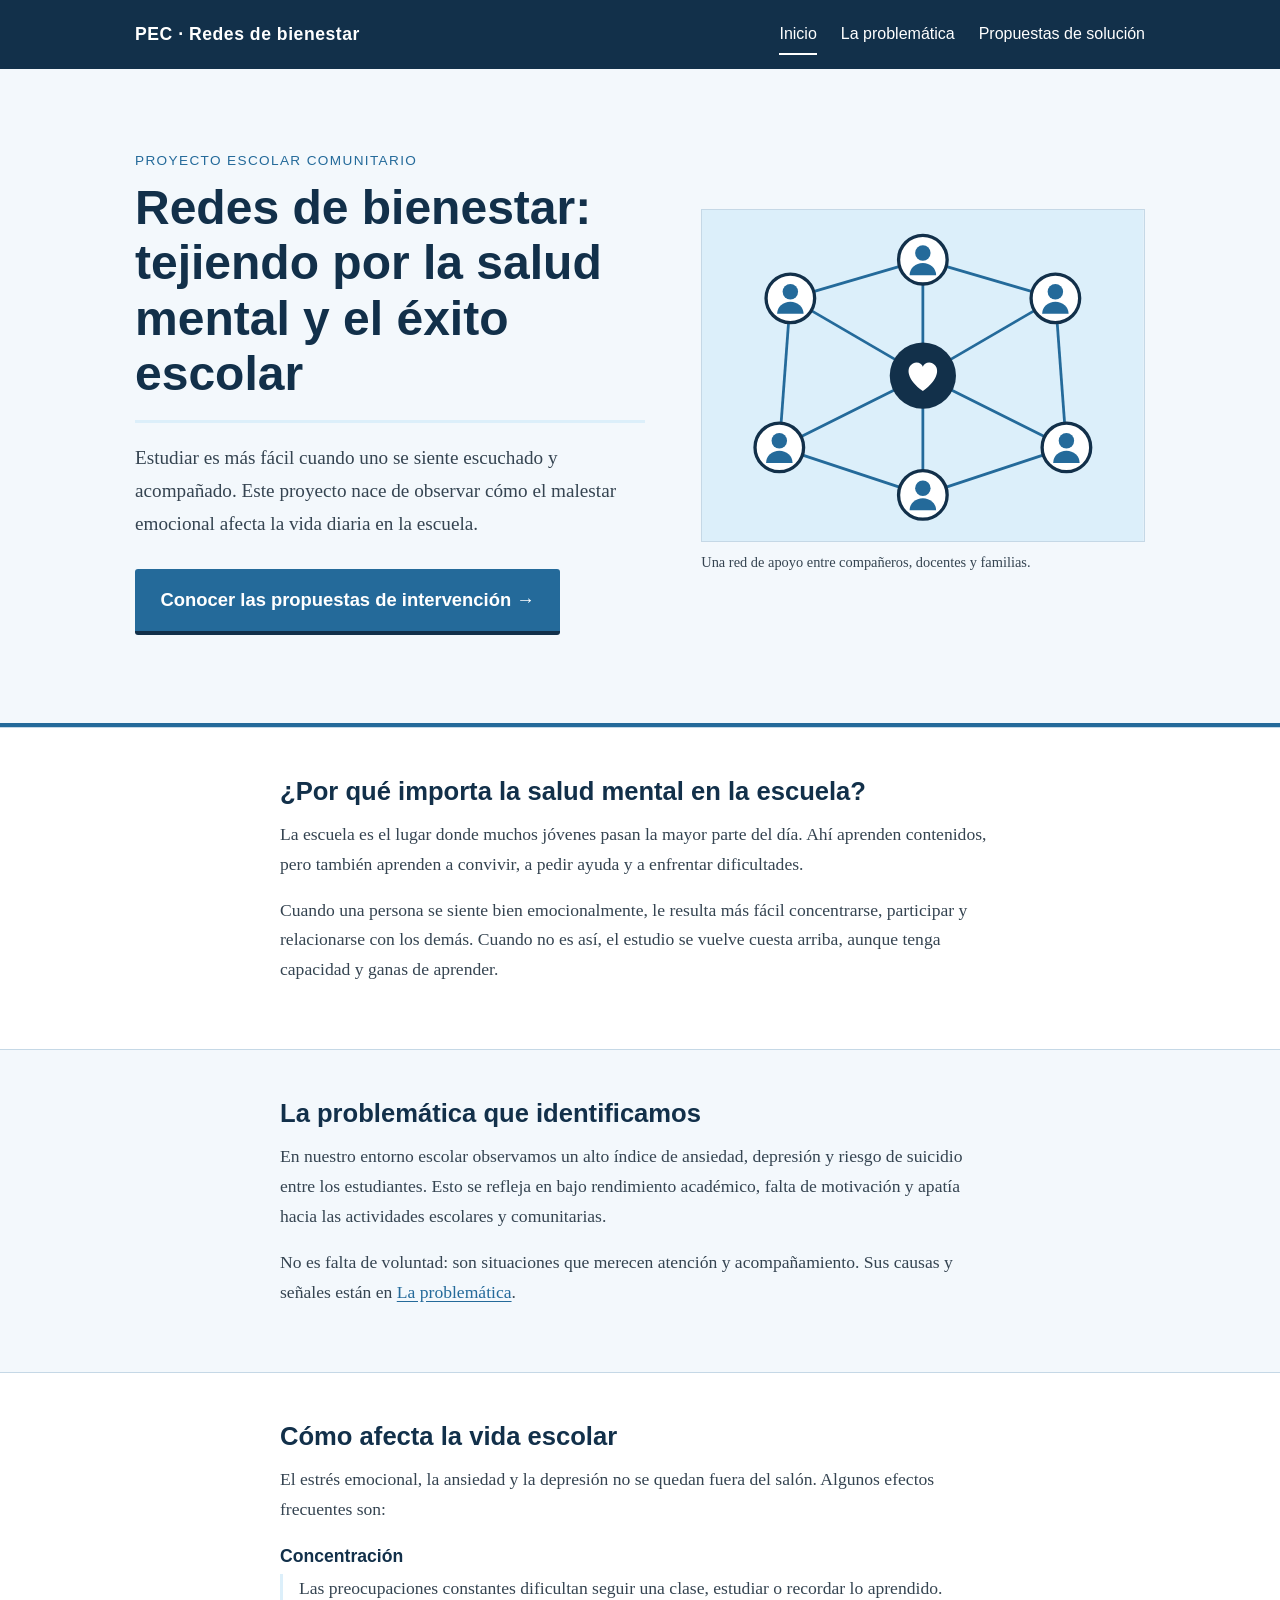
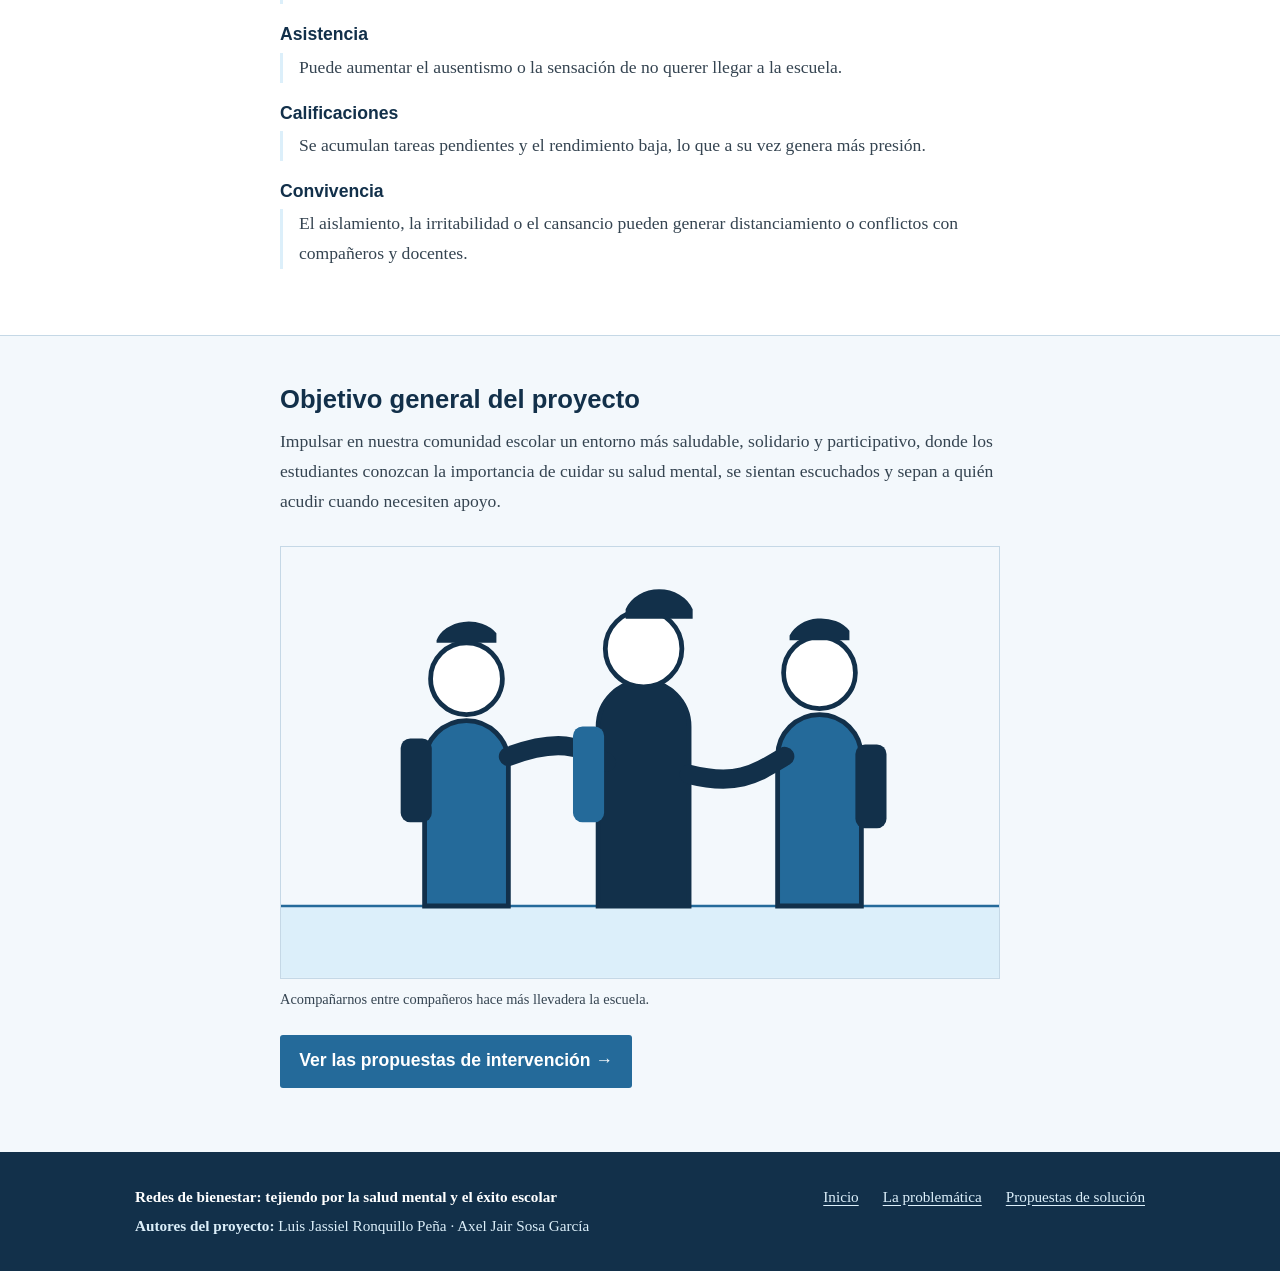
<file: index.html>
<!DOCTYPE html>
<html lang="es">
<head>
  <meta charset="UTF-8">
  <meta name="viewport" content="width=device-width, initial-scale=1">
  <title>Inicio | Redes de bienestar</title>
  <meta name="description" content="Proyecto Escolar Comunitario sobre salud mental y éxito escolar.">
  <link rel="stylesheet" href="estilos.css">
  <script src="script.js" defer></script>
</head>
<body>

  <header class="encabezado">
    <div class="contenedor encabezado-interno">
      <p class="nombre-proyecto">PEC · Redes de bienestar</p>
      <nav aria-label="Menú principal">
        <ul class="menu">
          <li><a href="index.html" aria-current="page">Inicio</a></li>
          <li><a href="problematica.html">La problemática</a></li>
          <li><a href="propuestas.html">Propuestas de solución</a></li>
        </ul>
      </nav>
    </div>
  </header>

  <main>

    <section class="portada" aria-labelledby="titulo-portada">
      <div class="contenedor portada-interna">
        <div class="portada-texto">
          <p class="etiqueta">Proyecto Escolar Comunitario</p>
          <h1 id="titulo-portada">Redes de bienestar: tejiendo por la salud mental y el éxito escolar</h1>
          <p class="entrada">Estudiar es más fácil cuando uno se siente escuchado y acompañado. Este proyecto nace de observar cómo el malestar emocional afecta la vida diaria en la escuela.</p>
          <a class="enlace-destacado enlace-grande" href="propuestas.html">Conocer las propuestas de intervención <span class="flecha" aria-hidden="true">→</span></a>
        </div>
        <figure class="portada-imagen">
          <svg class="red-estudiantes" viewBox="0 0 400 300" xmlns="http://www.w3.org/2000/svg" role="img" aria-labelledby="t-red-apoyo d-red-apoyo"><title id="t-red-apoyo">Red de estudiantes conectados</title><desc id="d-red-apoyo">Seis figuras de estudiantes unidas por líneas alrededor de un círculo central con un corazón.</desc>
<rect width="400" height="300" fill="#DCEFFA"/>
<g stroke="#246A9A" stroke-width="2.5"><line x1="200" y1="150" x2="80" y2="80"/><line x1="200" y1="150" x2="320" y2="80"/><line x1="200" y1="150" x2="70" y2="215"/><line x1="200" y1="150" x2="330" y2="215"/><line x1="200" y1="150" x2="200" y2="45"/><line x1="200" y1="150" x2="200" y2="258"/><line x1="80" y1="80" x2="200" y2="45"/><line x1="200" y1="45" x2="320" y2="80"/><line x1="320" y1="80" x2="330" y2="215"/><line x1="330" y1="215" x2="200" y2="258"/><line x1="200" y1="258" x2="70" y2="215"/><line x1="70" y1="215" x2="80" y2="80"/></g>
<circle cx="200" cy="150" r="30" fill="#12304A"/><path d="M200 164 C186 154 184 143 191 139 C195 137 199 139 200 142 C201 139 205 137 209 139 C216 143 214 154 200 164 Z" fill="#FFFFFF"/>
<g fill="#FFFFFF" stroke="#12304A" stroke-width="3"><circle cx="80" cy="80" r="22"/><circle cx="320" cy="80" r="22"/><circle cx="70" cy="215" r="22"/><circle cx="330" cy="215" r="22"/><circle cx="200" cy="45" r="22"/><circle cx="200" cy="258" r="22"/></g>
<g fill="#246A9A"><circle cx="80" cy="74" r="7"/><path d="M68 94a12 11 0 0 1 24 0z"/><circle cx="320" cy="74" r="7"/><path d="M308 94a12 11 0 0 1 24 0z"/><circle cx="70" cy="209" r="7"/><path d="M58 229a12 11 0 0 1 24 0z"/><circle cx="330" cy="209" r="7"/><path d="M318 229a12 11 0 0 1 24 0z"/><circle cx="200" cy="39" r="7"/><path d="M188 59a12 11 0 0 1 24 0z"/><circle cx="200" cy="252" r="7"/><path d="M188 272a12 11 0 0 1 24 0z"/></g></svg>
          <figcaption>Una red de apoyo entre compañeros, docentes y familias.</figcaption>
        </figure>
      </div>
    </section>

    <section class="seccion">
      <div class="contenedor texto-ancho">
        <h2>¿Por qué importa la salud mental en la escuela?</h2>
        <p>La escuela es el lugar donde muchos jóvenes pasan la mayor parte del día. Ahí aprenden contenidos, pero también aprenden a convivir, a pedir ayuda y a enfrentar dificultades.</p>
        <p>Cuando una persona se siente bien emocionalmente, le resulta más fácil concentrarse, participar y relacionarse con los demás. Cuando no es así, el estudio se vuelve cuesta arriba, aunque tenga capacidad y ganas de aprender.</p>
      </div>
    </section>

    <section class="seccion fondo-suave">
      <div class="contenedor texto-ancho">
        <h2>La problemática que identificamos</h2>
        <p>En nuestro entorno escolar observamos un alto índice de ansiedad, depresión y riesgo de suicidio entre los estudiantes. Esto se refleja en bajo rendimiento académico, falta de motivación y apatía hacia las actividades escolares y comunitarias.</p>
        <p>No es falta de voluntad: son situaciones que merecen atención y acompañamiento. Sus causas y señales están en <a href="problematica.html">La problemática</a>.</p>
      </div>
    </section>

    <section class="seccion">
      <div class="contenedor texto-ancho">
        <h2>Cómo afecta la vida escolar</h2>
        <p>El estrés emocional, la ansiedad y la depresión no se quedan fuera del salón. Algunos efectos frecuentes son:</p>
        <dl class="definiciones">
          <dt>Concentración</dt>
          <dd>Las preocupaciones constantes dificultan seguir una clase, estudiar o recordar lo aprendido.</dd>
          <dt>Asistencia</dt>
          <dd>Puede aumentar el ausentismo o la sensación de no querer llegar a la escuela.</dd>
          <dt>Calificaciones</dt>
          <dd>Se acumulan tareas pendientes y el rendimiento baja, lo que a su vez genera más presión.</dd>
          <dt>Convivencia</dt>
          <dd>El aislamiento, la irritabilidad o el cansancio pueden generar distanciamiento o conflictos con compañeros y docentes.</dd>
        </dl>
      </div>
    </section>

    <section class="seccion fondo-suave">
      <div class="contenedor texto-ancho">
        <h2>Objetivo general del proyecto</h2>
        <p>Impulsar en nuestra comunidad escolar un entorno más saludable, solidario y participativo, donde los estudiantes conozcan la importancia de cuidar su salud mental, se sientan escuchados y sepan a quién acudir cuando necesiten apoyo.</p>
        <figure class="imagen-seccion">
          <svg viewBox="0 0 600 360" xmlns="http://www.w3.org/2000/svg" role="img" aria-labelledby="t-companeros d-companeros"><title id="t-companeros">Compañeros caminando juntos</title><desc id="d-companeros">Tres estudiantes con mochilas caminan juntos, uno con el brazo sobre el hombro de otro.</desc>
<rect width="600" height="360" fill="#F3F8FC"/><rect y="300" width="600" height="60" fill="#DCEFFA"/><line x1="0" y1="300" x2="600" y2="300" stroke="#246A9A" stroke-width="2"/>
<g stroke="#12304A" stroke-width="4"><path d="M120 300v-120a35 35 0 0 1 70 0v120z" fill="#246A9A"/><circle cx="155" cy="110" r="30" fill="#FFFFFF"/>
<path d="M265 300v-150a38 38 0 0 1 76 0v150z" fill="#12304A"/><circle cx="303" cy="85" r="32" fill="#FFFFFF"/>
<path d="M415 300v-125a35 35 0 0 1 70 0v125z" fill="#246A9A"/><circle cx="450" cy="105" r="30" fill="#FFFFFF"/></g>
<path d="M190 175c40-15 60-10 82 5" stroke="#12304A" stroke-width="16" fill="none" stroke-linecap="round"/><path d="M341 190c40 10 55 0 80-15" stroke="#12304A" stroke-width="16" fill="none" stroke-linecap="round"/>
<rect x="100" y="160" width="26" height="70" rx="8" fill="#12304A"/><rect x="480" y="165" width="26" height="70" rx="8" fill="#12304A"/><rect x="244" y="150" width="26" height="80" rx="8" fill="#246A9A"/>
<path d="M130 78a28 22 0 0 1 50-6v8h-50zM288 52a30 26 0 0 1 56 0v8h-56zM425 74a28 22 0 0 1 50-4v8h-50z" fill="#12304A"/></svg>
          <figcaption>Acompañarnos entre compañeros hace más llevadera la escuela.</figcaption>
        </figure>
        <p style="margin-top:1.5rem"><a class="enlace-destacado" href="propuestas.html">Ver las propuestas de intervención →</a></p>
      </div>
    </section>

  </main>

  <footer class="pie">
    <div class="contenedor pie-interno">
      <div>
        <p class="pie-titulo">Redes de bienestar: tejiendo por la salud mental y el éxito escolar</p>
        <p class="pie-autores"><strong>Autores del proyecto:</strong> Luis Jassiel Ronquillo Peña · Axel Jair Sosa García</p>
      </div>
      <nav aria-label="Enlaces del pie de página">
        <ul class="menu-pie">
          <li><a href="index.html">Inicio</a></li>
          <li><a href="problematica.html">La problemática</a></li>
          <li><a href="propuestas.html">Propuestas de solución</a></li>
        </ul>
      </nav>
    </div>
  </footer>

</body>
</html>
</file>
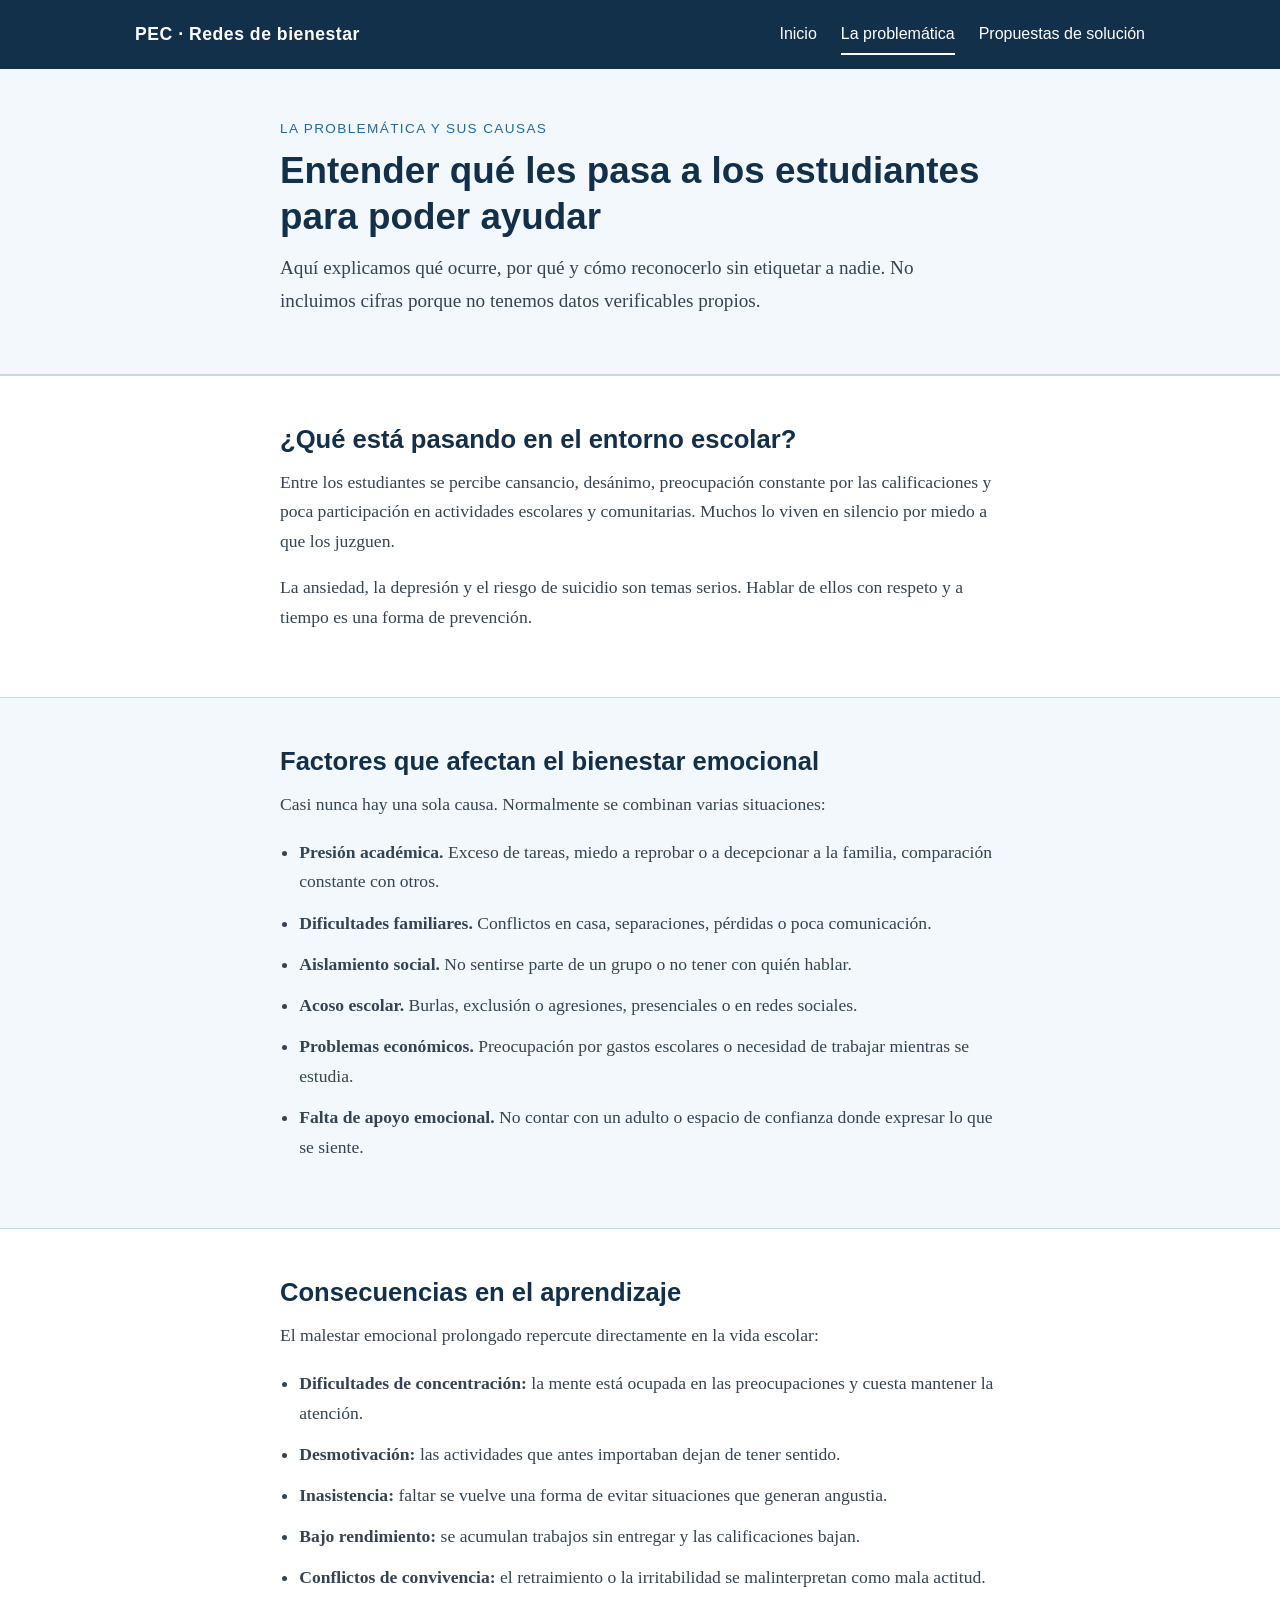
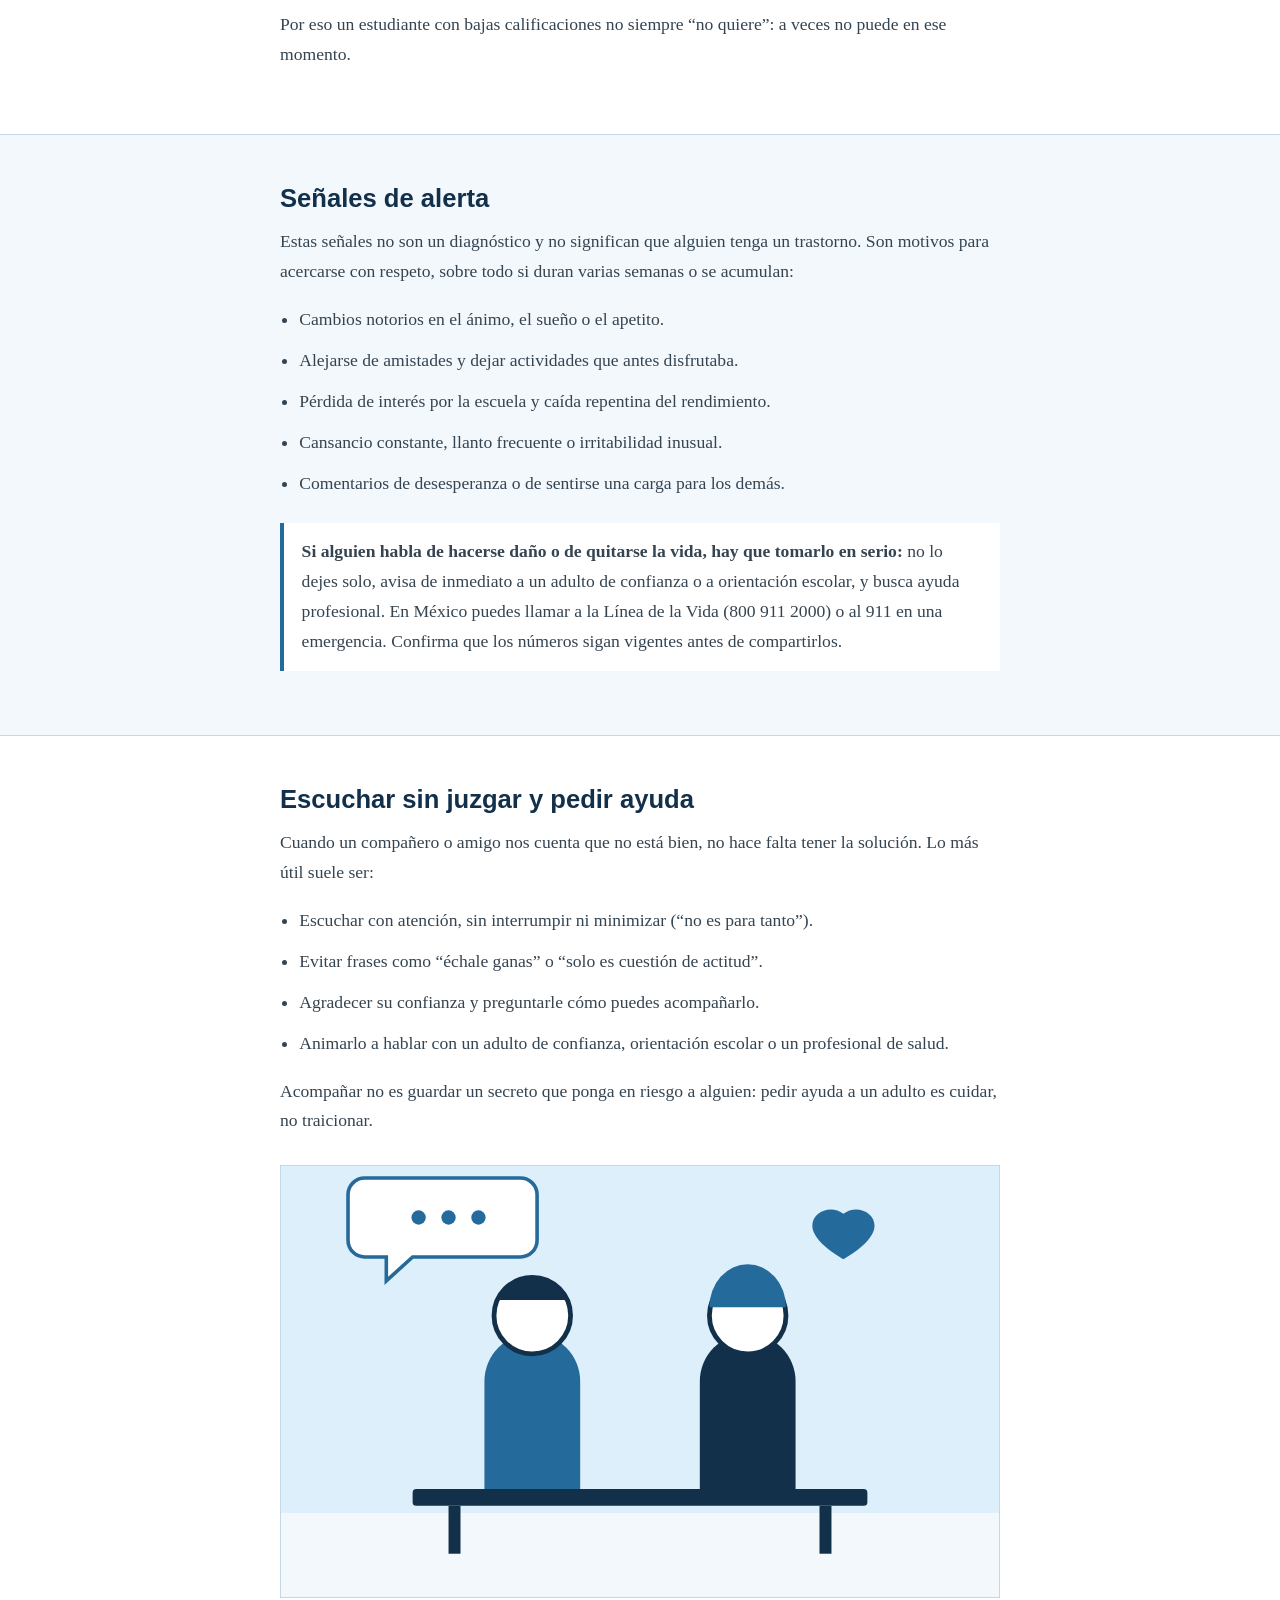
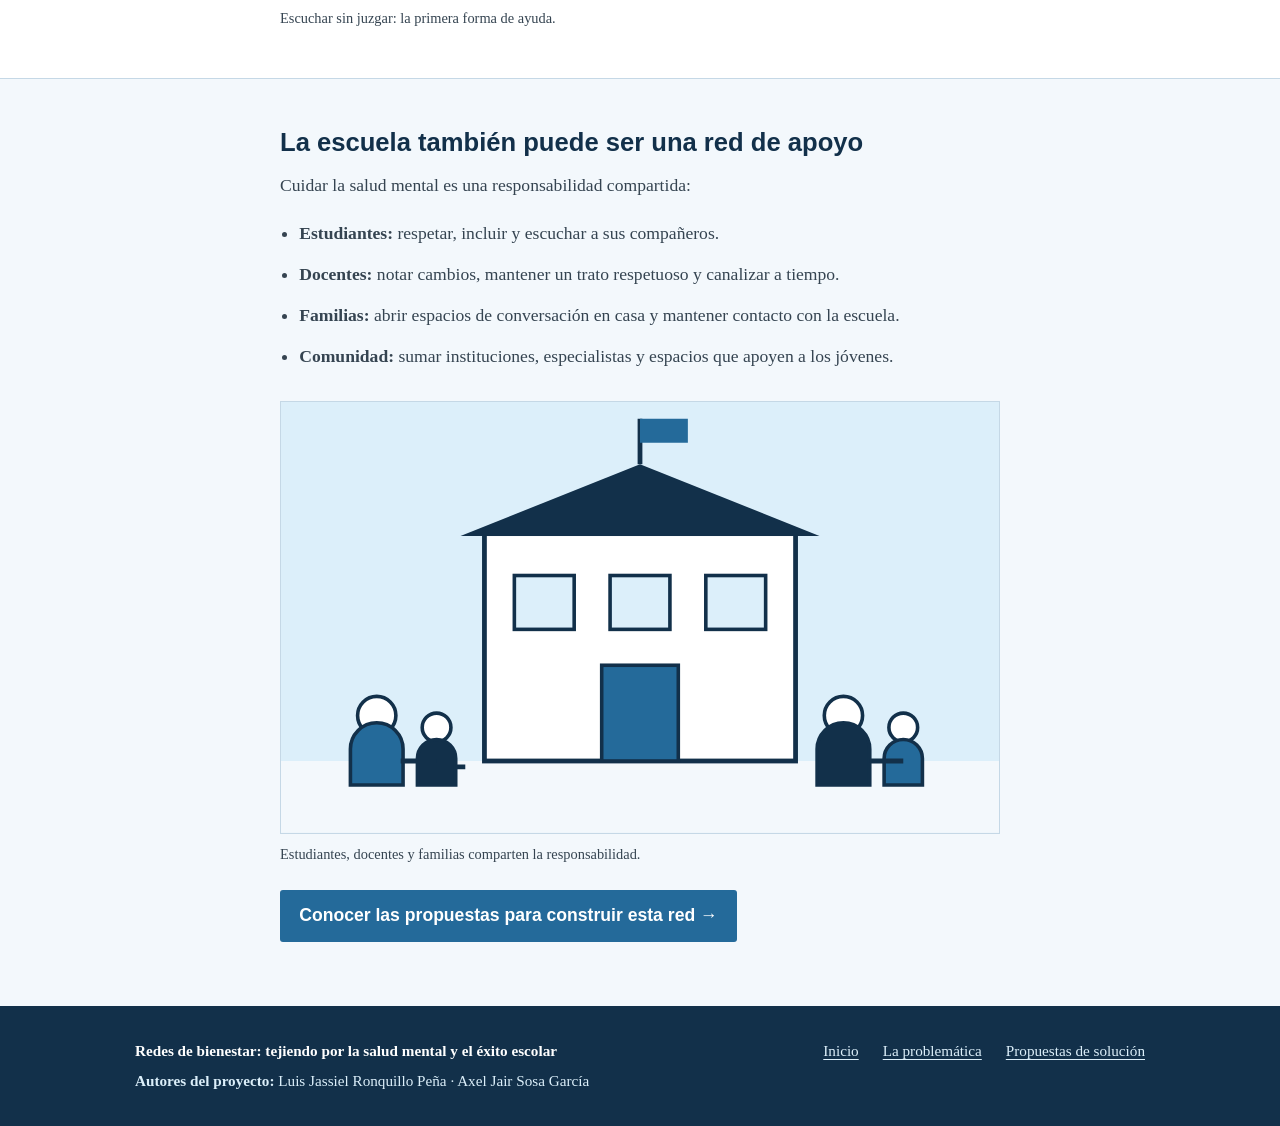
<file: problematica.html>
<!DOCTYPE html>
<html lang="es">
<head>
  <meta charset="UTF-8">
  <meta name="viewport" content="width=device-width, initial-scale=1">
  <title>La problemática | Redes de bienestar</title>
  <meta name="description" content="Causas, consecuencias y señales de alerta del malestar emocional en estudiantes.">
  <link rel="stylesheet" href="estilos.css">
  <script src="script.js" defer></script>
</head>
<body>

  <header class="encabezado">
    <div class="contenedor encabezado-interno">
      <p class="nombre-proyecto">PEC · Redes de bienestar</p>
      <nav aria-label="Menú principal">
        <ul class="menu">
          <li><a href="index.html">Inicio</a></li>
          <li><a href="problematica.html" aria-current="page">La problemática</a></li>
          <li><a href="propuestas.html">Propuestas de solución</a></li>
        </ul>
      </nav>
    </div>
  </header>

  <main>

    <section class="titulo-pagina">
      <div class="contenedor texto-ancho">
        <p class="etiqueta">La problemática y sus causas</p>
        <h1>Entender qué les pasa a los estudiantes para poder ayudar</h1>
        <p class="entrada">Aquí explicamos qué ocurre, por qué y cómo reconocerlo sin etiquetar a nadie. No incluimos cifras porque no tenemos datos verificables propios.</p>
      </div>
    </section>

    <section class="seccion">
      <div class="contenedor texto-ancho">
        <h2>¿Qué está pasando en el entorno escolar?</h2>
        <p>Entre los estudiantes se percibe cansancio, desánimo, preocupación constante por las calificaciones y poca participación en actividades escolares y comunitarias. Muchos lo viven en silencio por miedo a que los juzguen.</p>
        <p>La ansiedad, la depresión y el riesgo de suicidio son temas serios. Hablar de ellos con respeto y a tiempo es una forma de prevención.</p>
      </div>
    </section>

    <section class="seccion fondo-suave">
      <div class="contenedor texto-ancho">
        <h2>Factores que afectan el bienestar emocional</h2>
        <p>Casi nunca hay una sola causa. Normalmente se combinan varias situaciones:</p>
        <ul class="lista-simple">
          <li><strong>Presión académica.</strong> Exceso de tareas, miedo a reprobar o a decepcionar a la familia, comparación constante con otros.</li>
          <li><strong>Dificultades familiares.</strong> Conflictos en casa, separaciones, pérdidas o poca comunicación.</li>
          <li><strong>Aislamiento social.</strong> No sentirse parte de un grupo o no tener con quién hablar.</li>
          <li><strong>Acoso escolar.</strong> Burlas, exclusión o agresiones, presenciales o en redes sociales.</li>
          <li><strong>Problemas económicos.</strong> Preocupación por gastos escolares o necesidad de trabajar mientras se estudia.</li>
          <li><strong>Falta de apoyo emocional.</strong> No contar con un adulto o espacio de confianza donde expresar lo que se siente.</li>
        </ul>
      </div>
    </section>

    <section class="seccion">
      <div class="contenedor texto-ancho">
        <h2>Consecuencias en el aprendizaje</h2>
        <p>El malestar emocional prolongado repercute directamente en la vida escolar:</p>
        <ul class="lista-simple">
          <li><strong>Dificultades de concentración:</strong> la mente está ocupada en las preocupaciones y cuesta mantener la atención.</li>
          <li><strong>Desmotivación:</strong> las actividades que antes importaban dejan de tener sentido.</li>
          <li><strong>Inasistencia:</strong> faltar se vuelve una forma de evitar situaciones que generan angustia.</li>
          <li><strong>Bajo rendimiento:</strong> se acumulan trabajos sin entregar y las calificaciones bajan.</li>
          <li><strong>Conflictos de convivencia:</strong> el retraimiento o la irritabilidad se malinterpretan como mala actitud.</li>
        </ul>
        <p>Por eso un estudiante con bajas calificaciones no siempre “no quiere”: a veces no puede en ese momento.</p>
      </div>
    </section>

    <section class="seccion fondo-suave">
      <div class="contenedor texto-ancho">
        <h2>Señales de alerta</h2>
        <p>Estas señales no son un diagnóstico y no significan que alguien tenga un trastorno. Son motivos para acercarse con respeto, sobre todo si duran varias semanas o se acumulan:</p>
        <ul class="lista-simple">
          <li>Cambios notorios en el ánimo, el sueño o el apetito.</li>
          <li>Alejarse de amistades y dejar actividades que antes disfrutaba.</li>
          <li>Pérdida de interés por la escuela y caída repentina del rendimiento.</li>
          <li>Cansancio constante, llanto frecuente o irritabilidad inusual.</li>
          <li>Comentarios de desesperanza o de sentirse una carga para los demás.</li>
        </ul>
        <p class="aviso"><strong>Si alguien habla de hacerse daño o de quitarse la vida, hay que tomarlo en serio:</strong> no lo dejes solo, avisa de inmediato a un adulto de confianza o a orientación escolar, y busca ayuda profesional. En México puedes llamar a la Línea de la Vida (800 911 2000) o al 911 en una emergencia. Confirma que los números sigan vigentes antes de compartirlos.</p>
      </div>
    </section>

    <section class="seccion">
      <div class="contenedor texto-ancho">
        <h2>Escuchar sin juzgar y pedir ayuda</h2>
        <p>Cuando un compañero o amigo nos cuenta que no está bien, no hace falta tener la solución. Lo más útil suele ser:</p>
        <ul class="lista-simple">
          <li>Escuchar con atención, sin interrumpir ni minimizar (“no es para tanto”).</li>
          <li>Evitar frases como “échale ganas” o “solo es cuestión de actitud”.</li>
          <li>Agradecer su confianza y preguntarle cómo puedes acompañarlo.</li>
          <li>Animarlo a hablar con un adulto de confianza, orientación escolar o un profesional de salud.</li>
        </ul>
        <p>Acompañar no es guardar un secreto que ponga en riesgo a alguien: pedir ayuda a un adulto es cuidar, no traicionar.</p>
        <figure class="imagen-seccion">
          <svg viewBox="0 0 600 360" xmlns="http://www.w3.org/2000/svg" role="img" aria-labelledby="t-escucha d-escucha"><title id="t-escucha">Dos estudiantes conversando</title><desc id="d-escucha">Un estudiante habla y otro lo escucha con atención, sentados en una banca del patio escolar.</desc>
<rect width="600" height="360" fill="#DCEFFA"/><rect y="290" width="600" height="70" fill="#F3F8FC"/>
<rect x="110" y="270" width="380" height="14" rx="3" fill="#12304A"/><rect x="140" y="284" width="10" height="40" fill="#12304A"/><rect x="450" y="284" width="10" height="40" fill="#12304A"/>
<path d="M170 270v-90a40 40 0 0 1 80 0v90z" fill="#246A9A"/><circle cx="210" cy="125" r="32" fill="#FFFFFF" stroke="#12304A" stroke-width="4"/><path d="M180 112a32 30 0 0 1 60 0z" fill="#12304A"/>
<path d="M350 270v-90a40 40 0 0 1 80 0v90z" fill="#12304A"/><circle cx="390" cy="125" r="32" fill="#FFFFFF" stroke="#12304A" stroke-width="4"/><path d="M358 118a32 36 0 0 1 64 0z" fill="#246A9A"/>
<g transform="translate(-50,-30)"><path d="M120 40h130a14 14 0 0 1 14 14v38a14 14 0 0 1-14 14h-90l-22 20v-20h-18a14 14 0 0 1-14-14V54a14 14 0 0 1 14-14z" fill="#FFFFFF" stroke="#246A9A" stroke-width="3"/>
<g fill="#246A9A"><circle cx="165" cy="73" r="6"/><circle cx="190" cy="73" r="6"/><circle cx="215" cy="73" r="6"/></g></g>
<path transform="translate(30,-30)" d="M440 70c-10-8-26-2-26 10 0 14 26 28 26 28s26-14 26-28c0-12-16-18-26-10z" fill="#246A9A"/></svg>
          <figcaption>Escuchar sin juzgar: la primera forma de ayuda.</figcaption>
        </figure>
      </div>
    </section>

    <section class="seccion fondo-suave">
      <div class="contenedor texto-ancho">
        <h2>La escuela también puede ser una red de apoyo</h2>
        <p>Cuidar la salud mental es una responsabilidad compartida:</p>
        <ul class="lista-simple">
          <li><strong>Estudiantes:</strong> respetar, incluir y escuchar a sus compañeros.</li>
          <li><strong>Docentes:</strong> notar cambios, mantener un trato respetuoso y canalizar a tiempo.</li>
          <li><strong>Familias:</strong> abrir espacios de conversación en casa y mantener contacto con la escuela.</li>
          <li><strong>Comunidad:</strong> sumar instituciones, especialistas y espacios que apoyen a los jóvenes.</li>
        </ul>
        <figure class="imagen-seccion">
          <svg viewBox="0 0 600 360" xmlns="http://www.w3.org/2000/svg" role="img" aria-labelledby="t-escuela d-escuela"><title id="t-escuela">La escuela y la comunidad</title><desc id="d-escuela">Edificio escolar con una bandera, rodeado de estudiantes, un docente y una familia que se toman de las manos.</desc>
<rect width="600" height="360" fill="#DCEFFA"/><rect y="300" width="600" height="60" fill="#F3F8FC"/>
<rect x="170" y="110" width="260" height="190" fill="#FFFFFF" stroke="#12304A" stroke-width="4"/><path d="M150 112l150-60 150 60z" fill="#12304A"/>
<line x1="300" y1="52" x2="300" y2="14" stroke="#12304A" stroke-width="4"/><path d="M300 14h40v20h-40z" fill="#246A9A"/>
<rect x="268" y="220" width="64" height="80" fill="#246A9A" stroke="#12304A" stroke-width="3"/>
<g fill="#DCEFFA" stroke="#12304A" stroke-width="3"><rect x="195" y="145" width="50" height="45"/><rect x="275" y="145" width="50" height="45"/><rect x="355" y="145" width="50" height="45"/></g>
<g stroke="#12304A" stroke-width="3"><circle cx="80" cy="262" r="16" fill="#FFFFFF"/><path d="M58 320v-30a22 22 0 0 1 44 0v30z" fill="#246A9A"/>
<circle cx="130" cy="272" r="12" fill="#FFFFFF"/><path d="M114 320v-22a16 16 0 0 1 32 0v22z" fill="#12304A"/>
<circle cx="470" cy="262" r="16" fill="#FFFFFF"/><path d="M448 320v-30a22 22 0 0 1 44 0v30z" fill="#12304A"/>
<circle cx="520" cy="272" r="12" fill="#FFFFFF"/><path d="M504 320v-22a16 16 0 0 1 32 0v22z" fill="#246A9A"/></g>
<path d="M100 300h30M146 305l8 0M492 300h28" stroke="#12304A" stroke-width="4"/></svg>
          <figcaption>Estudiantes, docentes y familias comparten la responsabilidad.</figcaption>
        </figure>
        <p style="margin-top:1.5rem"><a class="enlace-destacado" href="propuestas.html">Conocer las propuestas para construir esta red →</a></p>
      </div>
    </section>

  </main>

  <footer class="pie">
    <div class="contenedor pie-interno">
      <div>
        <p class="pie-titulo">Redes de bienestar: tejiendo por la salud mental y el éxito escolar</p>
        <p class="pie-autores"><strong>Autores del proyecto:</strong> Luis Jassiel Ronquillo Peña · Axel Jair Sosa García</p>
      </div>
      <nav aria-label="Enlaces del pie de página">
        <ul class="menu-pie">
          <li><a href="index.html">Inicio</a></li>
          <li><a href="problematica.html">La problemática</a></li>
          <li><a href="propuestas.html">Propuestas de solución</a></li>
        </ul>
      </nav>
    </div>
  </footer>

</body>
</html>
</file>
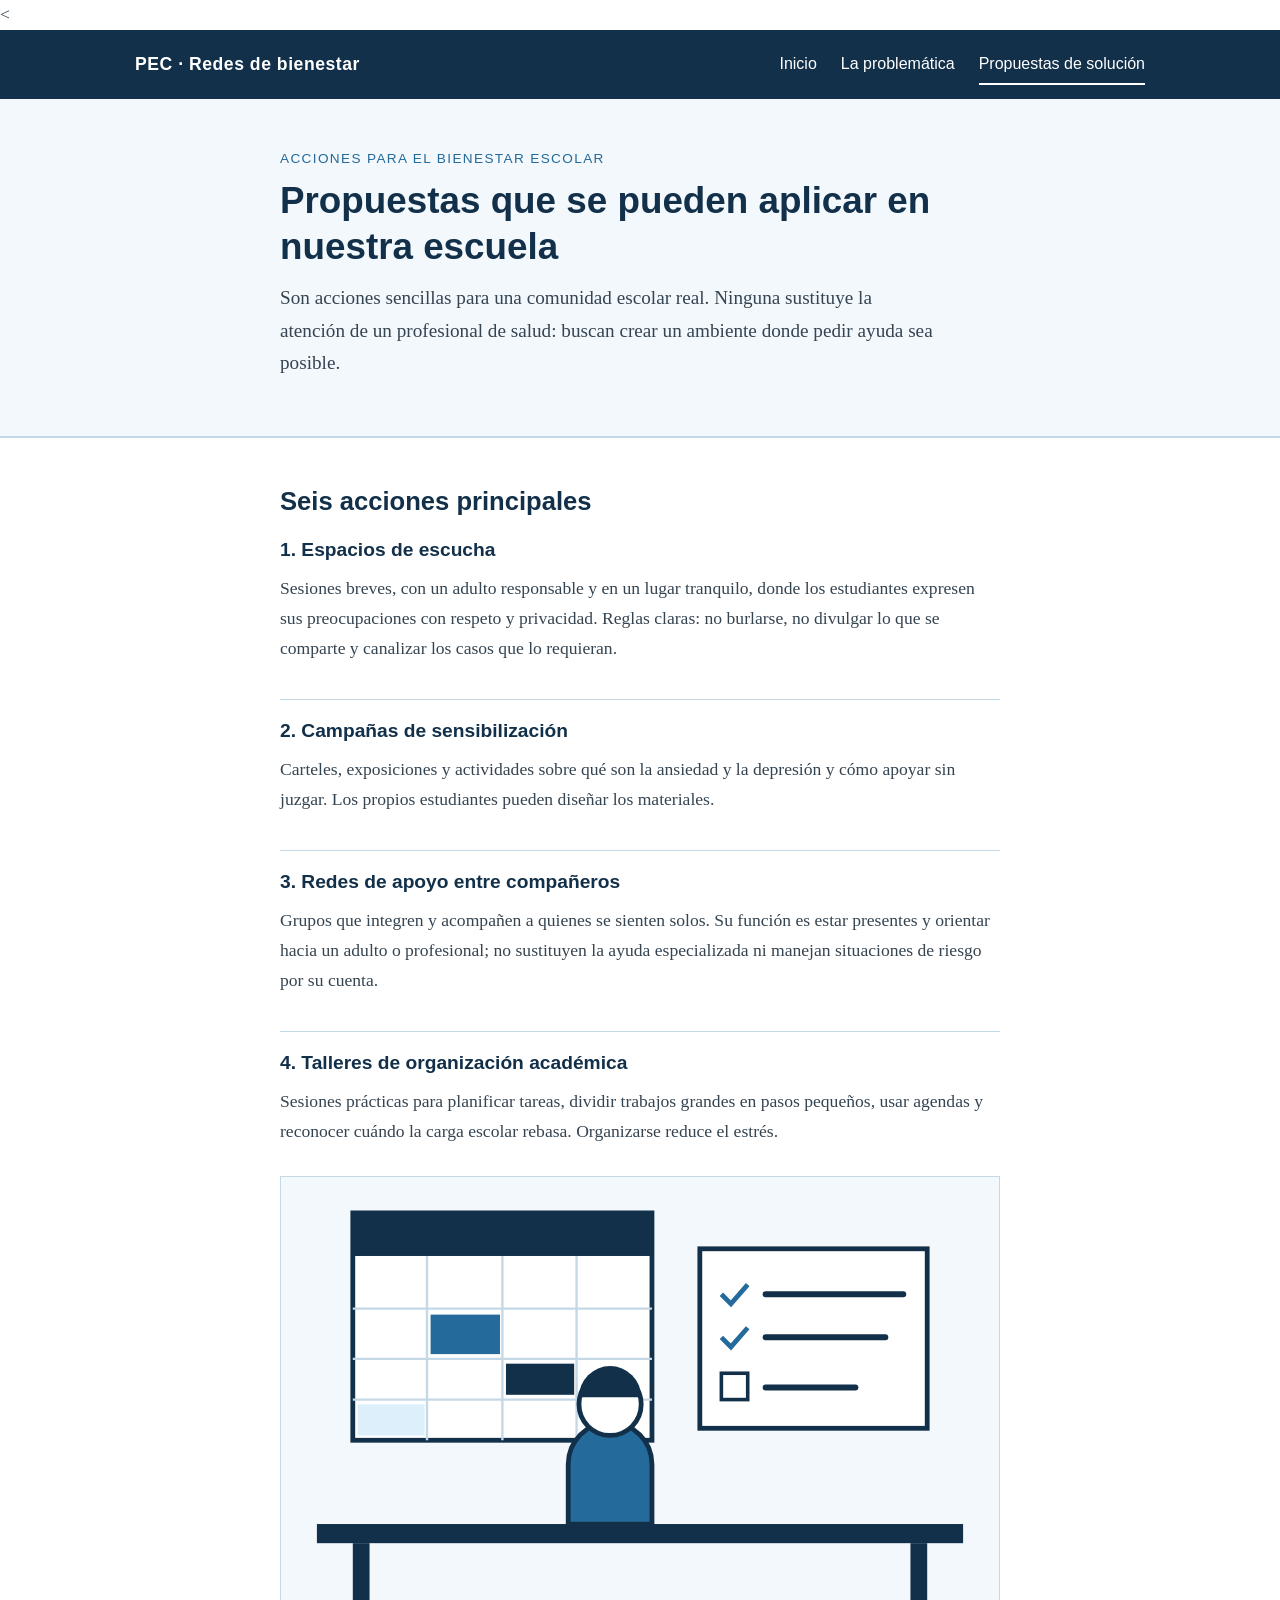
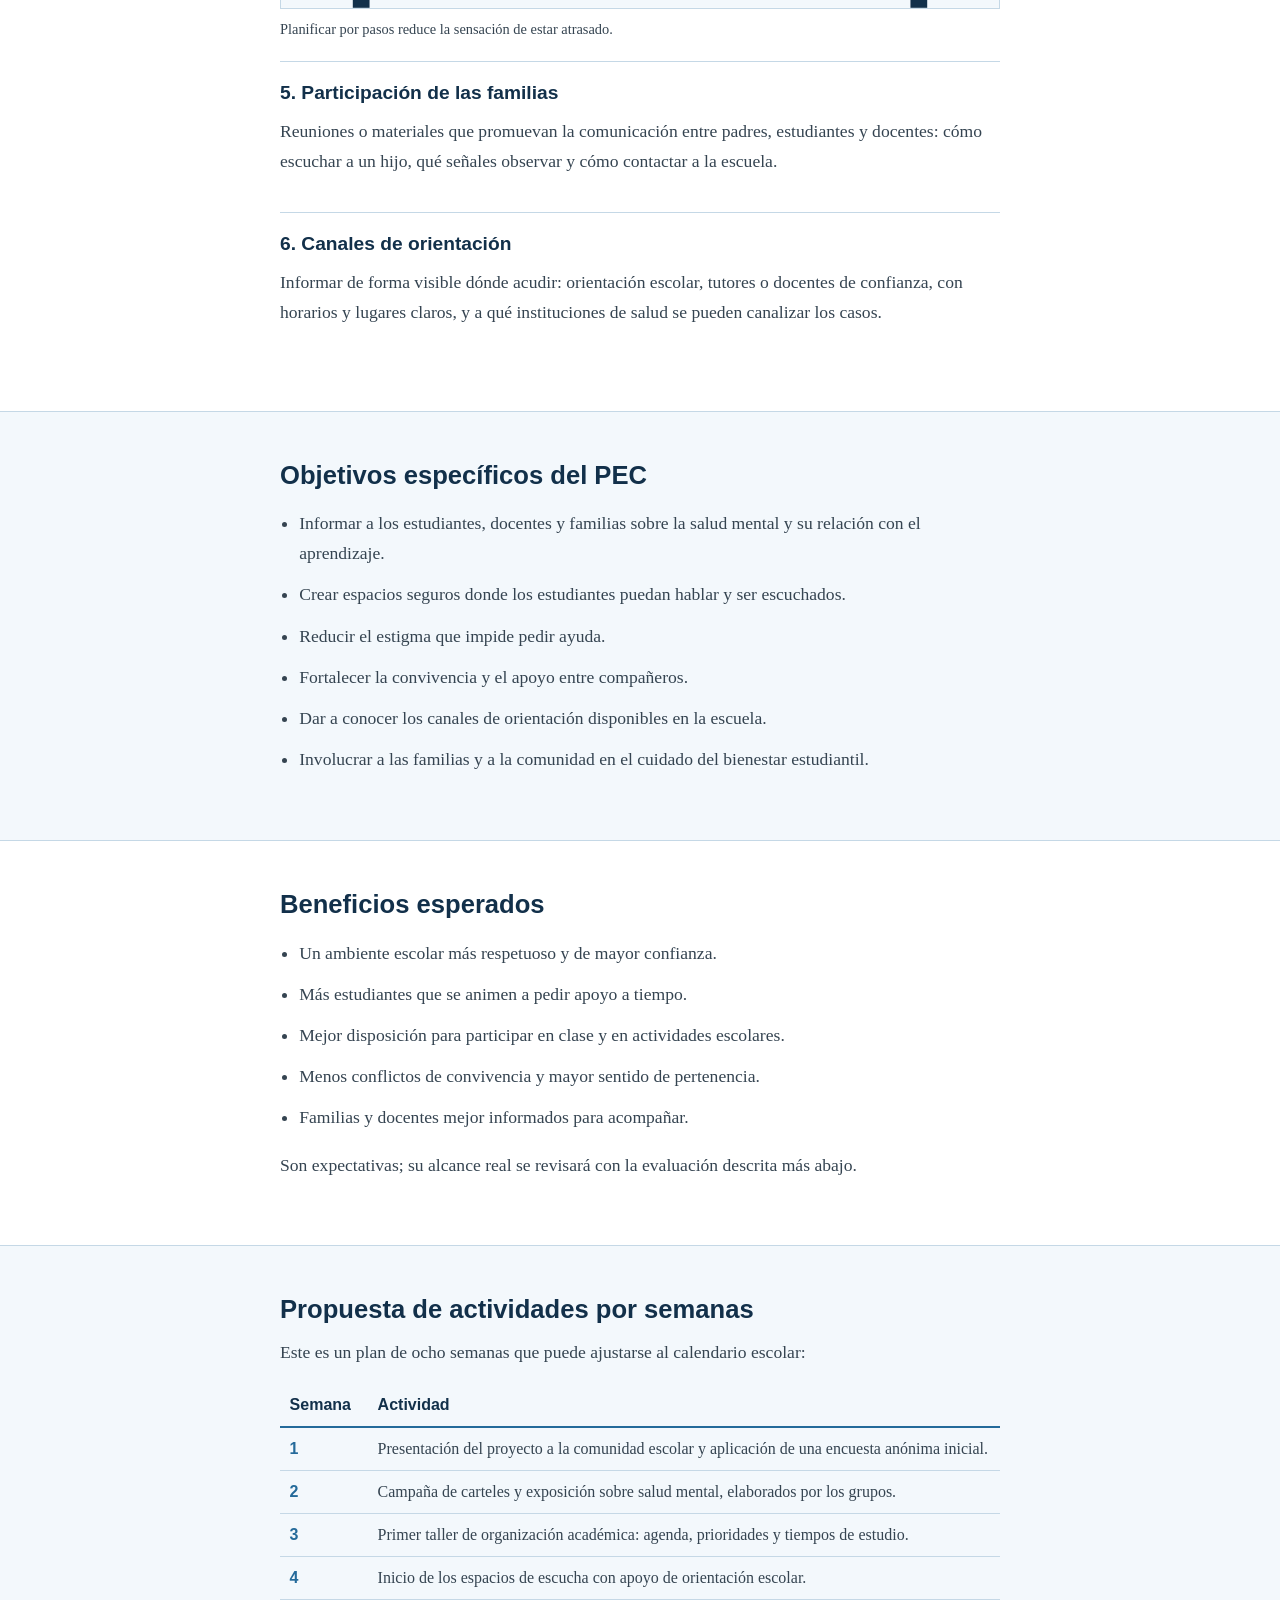
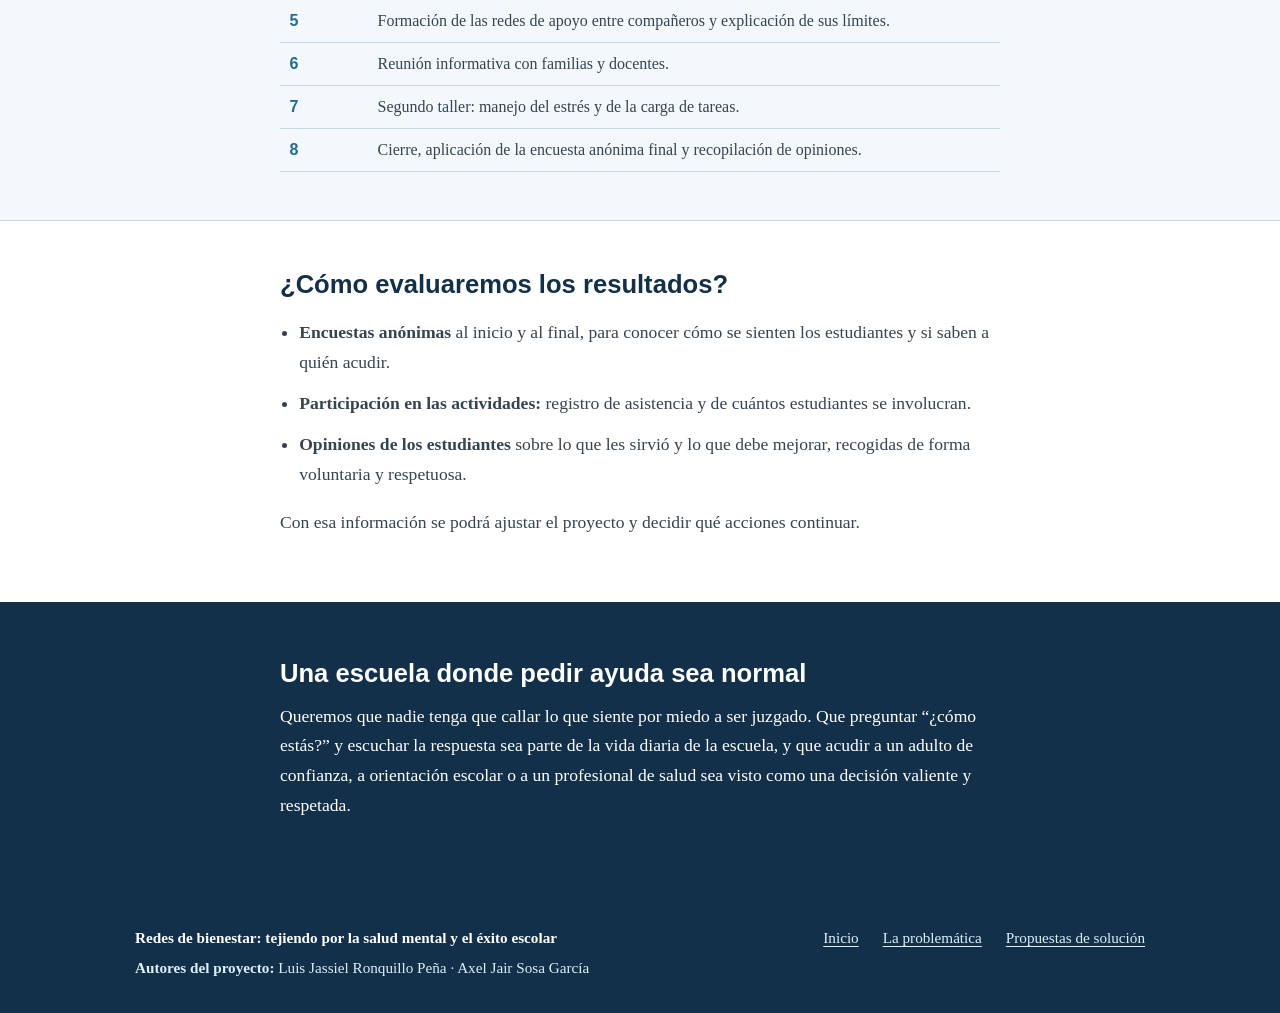
<file: propuestas.html>
<<!DOCTYPE html>
<html lang="es">
<head>
  <meta charset="UTF-8">
  <meta name="viewport" content="width=device-width, initial-scale=1">
  <title>Propuestas de solución | Redes de bienestar</title>
  <meta name="description" content="Acciones prácticas para cuidar el bienestar emocional en la comunidad escolar.">
  <link rel="stylesheet" href="estilos.css">
  <script src="script.js" defer></script>
</head>
<body>

  <header class="encabezado">
    <div class="contenedor encabezado-interno">
      <p class="nombre-proyecto">PEC · Redes de bienestar</p>
      <nav aria-label="Menú principal">
        <ul class="menu">
          <li><a href="index.html">Inicio</a></li>
          <li><a href="problematica.html">La problemática</a></li>
          <li><a href="propuestas.html" aria-current="page">Propuestas de solución</a></li>
        </ul>
      </nav>
    </div>
  </header>

  <main>

    <section class="titulo-pagina">
      <div class="contenedor texto-ancho">
        <p class="etiqueta">Acciones para el bienestar escolar</p>
        <h1>Propuestas que se pueden aplicar en nuestra escuela</h1>
        <p class="entrada">Son acciones sencillas para una comunidad escolar real. Ninguna sustituye la atención de un profesional de salud: buscan crear un ambiente donde pedir ayuda sea posible.</p>
      </div>
    </section>

    <section class="seccion">
      <div class="contenedor texto-ancho">
        <h2>Seis acciones principales</h2>

        <article class="propuesta">
          <h3>1. Espacios de escucha</h3>
          <p>Sesiones breves, con un adulto responsable y en un lugar tranquilo, donde los estudiantes expresen sus preocupaciones con respeto y privacidad. Reglas claras: no burlarse, no divulgar lo que se comparte y canalizar los casos que lo requieran.</p>
        </article>

        <article class="propuesta">
          <h3>2. Campañas de sensibilización</h3>
          <p>Carteles, exposiciones y actividades sobre qué son la ansiedad y la depresión y cómo apoyar sin juzgar. Los propios estudiantes pueden diseñar los materiales.</p>
        </article>

        <article class="propuesta">
          <h3>3. Redes de apoyo entre compañeros</h3>
          <p>Grupos que integren y acompañen a quienes se sienten solos. Su función es estar presentes y orientar hacia un adulto o profesional; no sustituyen la ayuda especializada ni manejan situaciones de riesgo por su cuenta.</p>
        </article>

        <article class="propuesta">
          <h3>4. Talleres de organización académica</h3>
          <p>Sesiones prácticas para planificar tareas, dividir trabajos grandes en pasos pequeños, usar agendas y reconocer cuándo la carga escolar rebasa. Organizarse reduce el estrés.</p>
        <figure class="imagen-seccion">
          <svg viewBox="0 0 600 360" xmlns="http://www.w3.org/2000/svg" role="img" aria-labelledby="t-taller d-taller"><title id="t-taller">Estudiante organizando sus tareas</title><desc id="d-taller">Una estudiante frente a un escritorio con un calendario semanal y una lista de pendientes marcados.</desc>
<rect width="600" height="360" fill="#F3F8FC"/>
<rect x="60" y="30" width="250" height="190" fill="#FFFFFF" stroke="#12304A" stroke-width="4"/><rect x="60" y="30" width="250" height="36" fill="#12304A"/>
<g stroke="#C5D8E6" stroke-width="2"><line x1="60" y1="110" x2="310" y2="110"/><line x1="60" y1="152" x2="310" y2="152"/><line x1="60" y1="186" x2="310" y2="186"/><line x1="122" y1="66" x2="122" y2="220"/><line x1="185" y1="66" x2="185" y2="220"/><line x1="247" y1="66" x2="247" y2="220"/></g>
<rect x="125" y="115" width="58" height="33" fill="#246A9A"/><rect x="188" y="156" width="57" height="26" fill="#12304A"/><rect x="64" y="190" width="56" height="26" fill="#DCEFFA"/>
<rect x="350" y="60" width="190" height="150" fill="#FFFFFF" stroke="#12304A" stroke-width="4"/>
<g fill="none" stroke="#246A9A" stroke-width="4"><path d="M368 98l8 8 14-16"/><path d="M368 134l8 8 14-16"/><rect x="368" y="164" width="22" height="22" stroke="#12304A" stroke-width="3"/></g>
<g stroke="#12304A" stroke-width="5" stroke-linecap="round"><line x1="405" y1="98" x2="520" y2="98"/><line x1="405" y1="134" x2="505" y2="134"/><line x1="405" y1="176" x2="480" y2="176"/></g>
<rect x="30" y="290" width="540" height="16" fill="#12304A"/><rect x="60" y="306" width="14" height="54" fill="#12304A"/><rect x="526" y="306" width="14" height="54" fill="#12304A"/>
<path d="M240 290v-50a35 35 0 0 1 70 0v50z" fill="#246A9A" stroke="#12304A" stroke-width="4"/><circle cx="275" cy="190" r="26" fill="#FFFFFF" stroke="#12304A" stroke-width="4"/><path d="M249 184a26 26 0 0 1 52 0z" fill="#12304A"/></svg>
          <figcaption>Planificar por pasos reduce la sensación de estar atrasado.</figcaption>
        </figure>
        </article>

        <article class="propuesta">
          <h3>5. Participación de las familias</h3>
          <p>Reuniones o materiales que promuevan la comunicación entre padres, estudiantes y docentes: cómo escuchar a un hijo, qué señales observar y cómo contactar a la escuela.</p>
        </article>

        <article class="propuesta">
          <h3>6. Canales de orientación</h3>
          <p>Informar de forma visible dónde acudir: orientación escolar, tutores o docentes de confianza, con horarios y lugares claros, y a qué instituciones de salud se pueden canalizar los casos.</p>
        </article>
      </div>
    </section>

    <section class="seccion fondo-suave">
      <div class="contenedor texto-ancho">
        <h2>Objetivos específicos del PEC</h2>
        <ul class="lista-simple">
          <li>Informar a los estudiantes, docentes y familias sobre la salud mental y su relación con el aprendizaje.</li>
          <li>Crear espacios seguros donde los estudiantes puedan hablar y ser escuchados.</li>
          <li>Reducir el estigma que impide pedir ayuda.</li>
          <li>Fortalecer la convivencia y el apoyo entre compañeros.</li>
          <li>Dar a conocer los canales de orientación disponibles en la escuela.</li>
          <li>Involucrar a las familias y a la comunidad en el cuidado del bienestar estudiantil.</li>
        </ul>
      </div>
    </section>

    <section class="seccion">
      <div class="contenedor texto-ancho">
        <h2>Beneficios esperados</h2>
        <ul class="lista-simple">
          <li>Un ambiente escolar más respetuoso y de mayor confianza.</li>
          <li>Más estudiantes que se animen a pedir apoyo a tiempo.</li>
          <li>Mejor disposición para participar en clase y en actividades escolares.</li>
          <li>Menos conflictos de convivencia y mayor sentido de pertenencia.</li>
          <li>Familias y docentes mejor informados para acompañar.</li>
        </ul>
        <p>Son expectativas; su alcance real se revisará con la evaluación descrita más abajo.</p>
      </div>
    </section>

    <section class="seccion fondo-suave">
      <div class="contenedor texto-ancho">
        <h2>Propuesta de actividades por semanas</h2>
        <p>Este es un plan de ocho semanas que puede ajustarse al calendario escolar:</p>
        <table class="tabla-plan">
          <caption class="solo-lectores">Plan de actividades por semana</caption>
          <thead>
            <tr><th scope="col">Semana</th><th scope="col">Actividad</th></tr>
          </thead>
          <tbody>
            <tr><th scope="row">1</th><td>Presentación del proyecto a la comunidad escolar y aplicación de una encuesta anónima inicial.</td></tr>
            <tr><th scope="row">2</th><td>Campaña de carteles y exposición sobre salud mental, elaborados por los grupos.</td></tr>
            <tr><th scope="row">3</th><td>Primer taller de organización académica: agenda, prioridades y tiempos de estudio.</td></tr>
            <tr><th scope="row">4</th><td>Inicio de los espacios de escucha con apoyo de orientación escolar.</td></tr>
            <tr><th scope="row">5</th><td>Formación de las redes de apoyo entre compañeros y explicación de sus límites.</td></tr>
            <tr><th scope="row">6</th><td>Reunión informativa con familias y docentes.</td></tr>
            <tr><th scope="row">7</th><td>Segundo taller: manejo del estrés y de la carga de tareas.</td></tr>
            <tr><th scope="row">8</th><td>Cierre, aplicación de la encuesta anónima final y recopilación de opiniones.</td></tr>
          </tbody>
        </table>
      </div>
    </section>

    <section class="seccion">
      <div class="contenedor texto-ancho">
        <h2>¿Cómo evaluaremos los resultados?</h2>
        <ul class="lista-simple">
          <li><strong>Encuestas anónimas</strong> al inicio y al final, para conocer cómo se sienten los estudiantes y si saben a quién acudir.</li>
          <li><strong>Participación en las actividades:</strong> registro de asistencia y de cuántos estudiantes se involucran.</li>
          <li><strong>Opiniones de los estudiantes</strong> sobre lo que les sirvió y lo que debe mejorar, recogidas de forma voluntaria y respetuosa.</li>
        </ul>
        <p>Con esa información se podrá ajustar el proyecto y decidir qué acciones continuar.</p>
      </div>
    </section>

    <section class="cierre">
      <div class="contenedor texto-ancho">
        <h2>Una escuela donde pedir ayuda sea normal</h2>
        <p>Queremos que nadie tenga que callar lo que siente por miedo a ser juzgado. Que preguntar “¿cómo estás?” y escuchar la respuesta sea parte de la vida diaria de la escuela, y que acudir a un adulto de confianza, a orientación escolar o a un profesional de salud sea visto como una decisión valiente y respetada.</p>
      </div>
    </section>

  </main>

  <footer class="pie">
    <div class="contenedor pie-interno">
      <div>
        <p class="pie-titulo">Redes de bienestar: tejiendo por la salud mental y el éxito escolar</p>
        <p class="pie-autores"><strong>Autores del proyecto:</strong> Luis Jassiel Ronquillo Peña · Axel Jair Sosa García</p>
      </div>
      <nav aria-label="Enlaces del pie de página">
        <ul class="menu-pie">
          <li><a href="index.html">Inicio</a></li>
          <li><a href="problematica.html">La problemática</a></li>
          <li><a href="propuestas.html">Propuestas de solución</a></li>
        </ul>
      </nav>
    </div>
  </footer>

</body>
</html>
</file>
<file: estilos.css>
/* =========================================================
   Redes de bienestar
   ========================================================= */

:root {
  --azul-marino: #12304A;
  --azul-medio: #246A9A;
  --azul-claro: #DCEFFA;
  --azul-fondo: #F3F8FC;
  --blanco: #FFFFFF;
  --gris-texto: #354451;
  --linea: #C5D8E6;
}

/* ---------- Base ---------- */
*, *::before, *::after { box-sizing: border-box; }

html { scroll-behavior: auto; }

body {
  margin: 0;
  font-family: Georgia, "Times New Roman", serif;
  font-size: 1.1rem;
  line-height: 1.7;
  color: var(--gris-texto);
  background-color: var(--blanco);
}

h1, h2, h3 {
  font-family: "Trebuchet MS", "Segoe UI", Arial, sans-serif;
  color: var(--azul-marino);
  line-height: 1.25;
  margin: 0 0 0.75rem;
}

h1 { font-size: 2.3rem; }
h2 { font-size: 1.6rem; }
h3 { font-size: 1.2rem; }

p { margin: 0 0 1rem; }

a { color: var(--azul-medio); text-underline-offset: 3px; }
a:hover { color: var(--azul-marino); text-decoration-thickness: 2px; }
a:focus-visible {
  outline: 3px solid var(--azul-medio);
  outline-offset: 3px;
  background-color: var(--azul-claro);
}

img, svg { max-width: 100%; height: auto; display: block; }

ul { padding-left: 1.2rem; }

/* ---------- Estructura general ---------- */
.contenedor {
  width: 100%;
  max-width: 1050px;
  margin: 0 auto;
  padding: 0 1.25rem;
}

.texto-ancho { max-width: 760px; }

.seccion {
  padding: 3rem 0;
  border-top: 1px solid var(--linea);
}

.fondo-suave { background-color: var(--azul-fondo); }

.solo-lectores { position: absolute; left: -9999px; }

/* ---------- Imágenes ---------- */
.imagen-seccion {
  margin: 1.8rem 0 0;
}

.imagen-seccion img,
.imagen-seccion svg {
  width: 100%;
  border: 1px solid var(--linea);
}

.imagen-seccion figcaption {
  font-size: 0.9rem;
  margin-top: 0.5rem;
}

/* ---------- Encabezado y menú ---------- */
.encabezado {
  background-color: var(--azul-marino);
  color: var(--blanco);
}

.encabezado-interno {
  display: flex;
  flex-wrap: wrap;
  align-items: center;
  justify-content: space-between;
  gap: 0.5rem 1.5rem;
  padding-top: 0.9rem;
  padding-bottom: 0.9rem;
}

.nombre-proyecto {
  margin: 0;
  font-family: "Trebuchet MS", "Segoe UI", Arial, sans-serif;
  font-weight: bold;
  letter-spacing: 0.03em;
}

.menu, .menu-pie {
  list-style: none;
  margin: 0;
  padding: 0;
  display: flex;
  flex-wrap: wrap;
  gap: 0.25rem 1.5rem;
}

.menu a {
  display: inline-block;
  padding: 0.35rem 0;
  color: var(--blanco);
  text-decoration: none;
  font-family: "Trebuchet MS", "Segoe UI", Arial, sans-serif;
  font-size: 1rem;
  border-bottom: 2px solid transparent;
}

.menu a:hover { border-bottom-color: var(--azul-claro); color: var(--blanco); }
.menu a[aria-current="page"] { border-bottom-color: var(--blanco); }
.menu a:focus-visible {
  outline: 3px solid var(--azul-claro);
  outline-offset: 3px;
  background-color: transparent;
}

/* ---------- Portada (inicio) ---------- */
.portada {
  background-color: var(--azul-fondo);
  padding: 5rem 0 5.5rem;
  border-bottom: 4px solid var(--azul-medio);
}

.portada-interna {
  display: grid;
  grid-template-columns: 1.15fr 1fr;
  gap: 3.5rem;
  align-items: center;
}

/* Título de la portada: es lo primero que debe verse */
.portada h1 {
  font-size: 3rem;
  line-height: 1.15;
  margin-bottom: 1.2rem;
  padding-bottom: 1.2rem;
  border-bottom: 3px solid var(--azul-claro);
}

.etiqueta {
  font-family: "Trebuchet MS", "Segoe UI", Arial, sans-serif;
  text-transform: uppercase;
  letter-spacing: 0.1em;
  font-size: 0.85rem;
  color: var(--azul-medio);
  margin-bottom: 0.5rem;
}

.entrada { font-size: 1.2rem; max-width: 34em; }

.portada .entrada { margin-bottom: 1.8rem; }

.portada-imagen { margin: 0; }
.portada-imagen svg { width: 100%; border: 1px solid var(--linea); }
.portada-imagen figcaption {
  font-size: 0.9rem;
  margin-top: 0.5rem;
  color: var(--gris-texto);
}

.enlace-destacado {
  display: inline-block;
  font-family: "Trebuchet MS", "Segoe UI", Arial, sans-serif;
  font-weight: bold;
  color: var(--blanco);
  background-color: var(--azul-medio);
  padding: 0.7rem 1.2rem;
  text-decoration: none;
  border-radius: 3px;
}

.enlace-destacado:hover { background-color: var(--azul-marino); color: var(--blanco); }
.enlace-destacado:focus-visible {
  outline: 3px solid var(--azul-marino);
  outline-offset: 3px;
  background-color: var(--azul-marino);
}

.enlace-grande {
  font-size: 1.15rem;
  padding: 0.95rem 1.6rem;
  border-bottom: 4px solid var(--azul-marino);
  transition: transform 0.2s ease, background-color 0.2s ease;
}

.enlace-grande .flecha {
  display: inline-block;
  transition: transform 0.2s ease;
}

.enlace-grande:hover { transform: translateY(-2px); }
.enlace-grande:hover .flecha,
.enlace-grande:focus-visible .flecha { transform: translateX(5px); }

/* ---------- Animaciones (las activa script.js con la clase "js-anim") ---------- */
@keyframes subir {
  from { opacity: 0; transform: translateY(14px); }
  to   { opacity: 1; transform: translateY(0); }
}

@keyframes flotar {
  0%, 100% { transform: translateY(0); }
  50%      { transform: translateY(-6px); }
}

.js-anim .portada-texto > * {
  animation: subir 0.6s ease-out both;
}
.js-anim .portada-texto > :nth-child(2) { animation-delay: 0.1s; }
.js-anim .portada-texto > :nth-child(3) { animation-delay: 0.2s; }
.js-anim .portada-texto > :nth-child(4) { animation-delay: 0.3s; }

.js-anim .portada-imagen {
  animation: subir 0.7s 0.2s ease-out both;
}

.js-anim .red-estudiantes {
  animation: flotar 6s ease-in-out 1s infinite;
}

/* ---------- Bolita azul del puntero (solo computadora) ---------- */
.puntero {
  position: fixed;
  top: 0;
  left: 0;
  width: 14px;
  height: 14px;
  margin: -7px 0 0 -7px;
  border-radius: 50%;
  background-color: #1F8FFF;
  opacity: 0;
  pointer-events: none;
  z-index: 9999;
  transition: opacity 0.2s ease;
  will-change: transform;
}

.puntero.activo { opacity: 0.75; }

@media (hover: none), (pointer: coarse) {
  .puntero { display: none; }
}

/* Quien prefiere menos movimiento no ve animaciones */
@media (prefers-reduced-motion: reduce) {
  .js-anim .portada-texto > *,
  .js-anim .portada-imagen,
  .js-anim .red-estudiantes {
    animation: none;
  }
  .enlace-grande,
  .enlace-grande .flecha { transition: none; }
  .enlace-grande:hover { transform: none; }
}

/* ---------- Encabezado de páginas internas ---------- */
.titulo-pagina {
  background-color: var(--azul-fondo);
  padding: 3rem 0 2.5rem;
  border-bottom: 1px solid var(--linea);
}

/* ---------- Contenido ---------- */
.definiciones dt {
  font-family: "Trebuchet MS", "Segoe UI", Arial, sans-serif;
  font-weight: bold;
  color: var(--azul-marino);
  margin-top: 1rem;
}

.definiciones dd {
  margin: 0.15rem 0 0 0;
  padding-left: 1rem;
  border-left: 3px solid var(--azul-claro);
}

.lista-simple li { margin-bottom: 0.7rem; }

.aviso {
  border-left: 4px solid var(--azul-medio);
  background-color: var(--blanco);
  padding: 0.9rem 1.1rem;
  margin-top: 1.5rem;
}

.propuesta {
  padding: 1.2rem 0;
  border-bottom: 1px solid var(--linea);
}
.propuesta:first-of-type { padding-top: 0.5rem; }
.propuesta:last-of-type { border-bottom: none; }

/* ---------- Tabla del plan de actividades ---------- */
.tabla-plan {
  width: 100%;
  border-collapse: collapse;
  margin-top: 1rem;
}

.tabla-plan th, .tabla-plan td {
  text-align: left;
  vertical-align: top;
  padding: 0.75rem 0.6rem;
  border-bottom: 1px solid var(--linea);
}

.tabla-plan thead th {
  font-family: "Trebuchet MS", "Segoe UI", Arial, sans-serif;
  color: var(--azul-marino);
  border-bottom: 2px solid var(--azul-medio);
}

.tabla-plan tbody th {
  width: 5.5rem;
  color: var(--azul-medio);
  font-family: "Trebuchet MS", "Segoe UI", Arial, sans-serif;
}

/* ---------- Mensaje final ---------- */
.cierre {
  background-color: var(--azul-marino);
  color: var(--blanco);
  padding: 3.5rem 0;
}
.cierre h2 { color: var(--blanco); }

/* ---------- Autores ---------- */
.autores {
  list-style: none;
  padding: 0;
  margin: 0;
  font-size: 1.2rem;
}
.autores li { padding: 0.5rem 0; border-bottom: 1px solid var(--linea); }
.autores li:last-child { border-bottom: none; }

/* ---------- Pie de página ---------- */
.pie {
  background-color: var(--azul-marino);
  color: var(--azul-claro);
  padding: 2rem 0;
  font-size: 0.95rem;
}

.pie-interno {
  display: flex;
  flex-wrap: wrap;
  justify-content: space-between;
  gap: 1.25rem 2rem;
}

.pie-titulo { margin: 0 0 0.25rem; font-weight: bold; color: var(--blanco); }
.pie-autores { margin: 0; }

.menu-pie a { color: var(--azul-claro); }
.menu-pie a:hover { color: var(--blanco); }
.menu-pie a:focus-visible {
  outline: 3px solid var(--azul-claro);
  background-color: transparent;
  color: var(--blanco);
}

/* ---------- Tabletas ---------- */
@media (max-width: 900px) {
  h1 { font-size: 2rem; }
  .portada { padding: 3.5rem 0; }
  .portada h1 { font-size: 2.4rem; }
  .portada-interna { grid-template-columns: 1fr; gap: 2.5rem; }
  .portada-imagen { max-width: 480px; }
}

/* ---------- Teléfonos ---------- */
@media (max-width: 600px) {
  body { font-size: 1.02rem; }
  h1 { font-size: 1.65rem; }
  h2 { font-size: 1.35rem; }

  .seccion { padding: 2.2rem 0; }
  .portada { padding: 2.5rem 0 3rem; }
  .portada h1 { font-size: 1.9rem; }
  .enlace-grande { display: block; text-align: center; }
  .titulo-pagina { padding: 2rem 0 1.8rem; }
  .cierre { padding: 2.5rem 0; }

  .encabezado-interno { flex-direction: column; align-items: flex-start; }
  .menu { flex-direction: column; gap: 0; }
  .menu-pie { flex-direction: column; gap: 0.3rem; }
  .tabla-plan tbody th { width: 3.5rem; }
}
</file>
